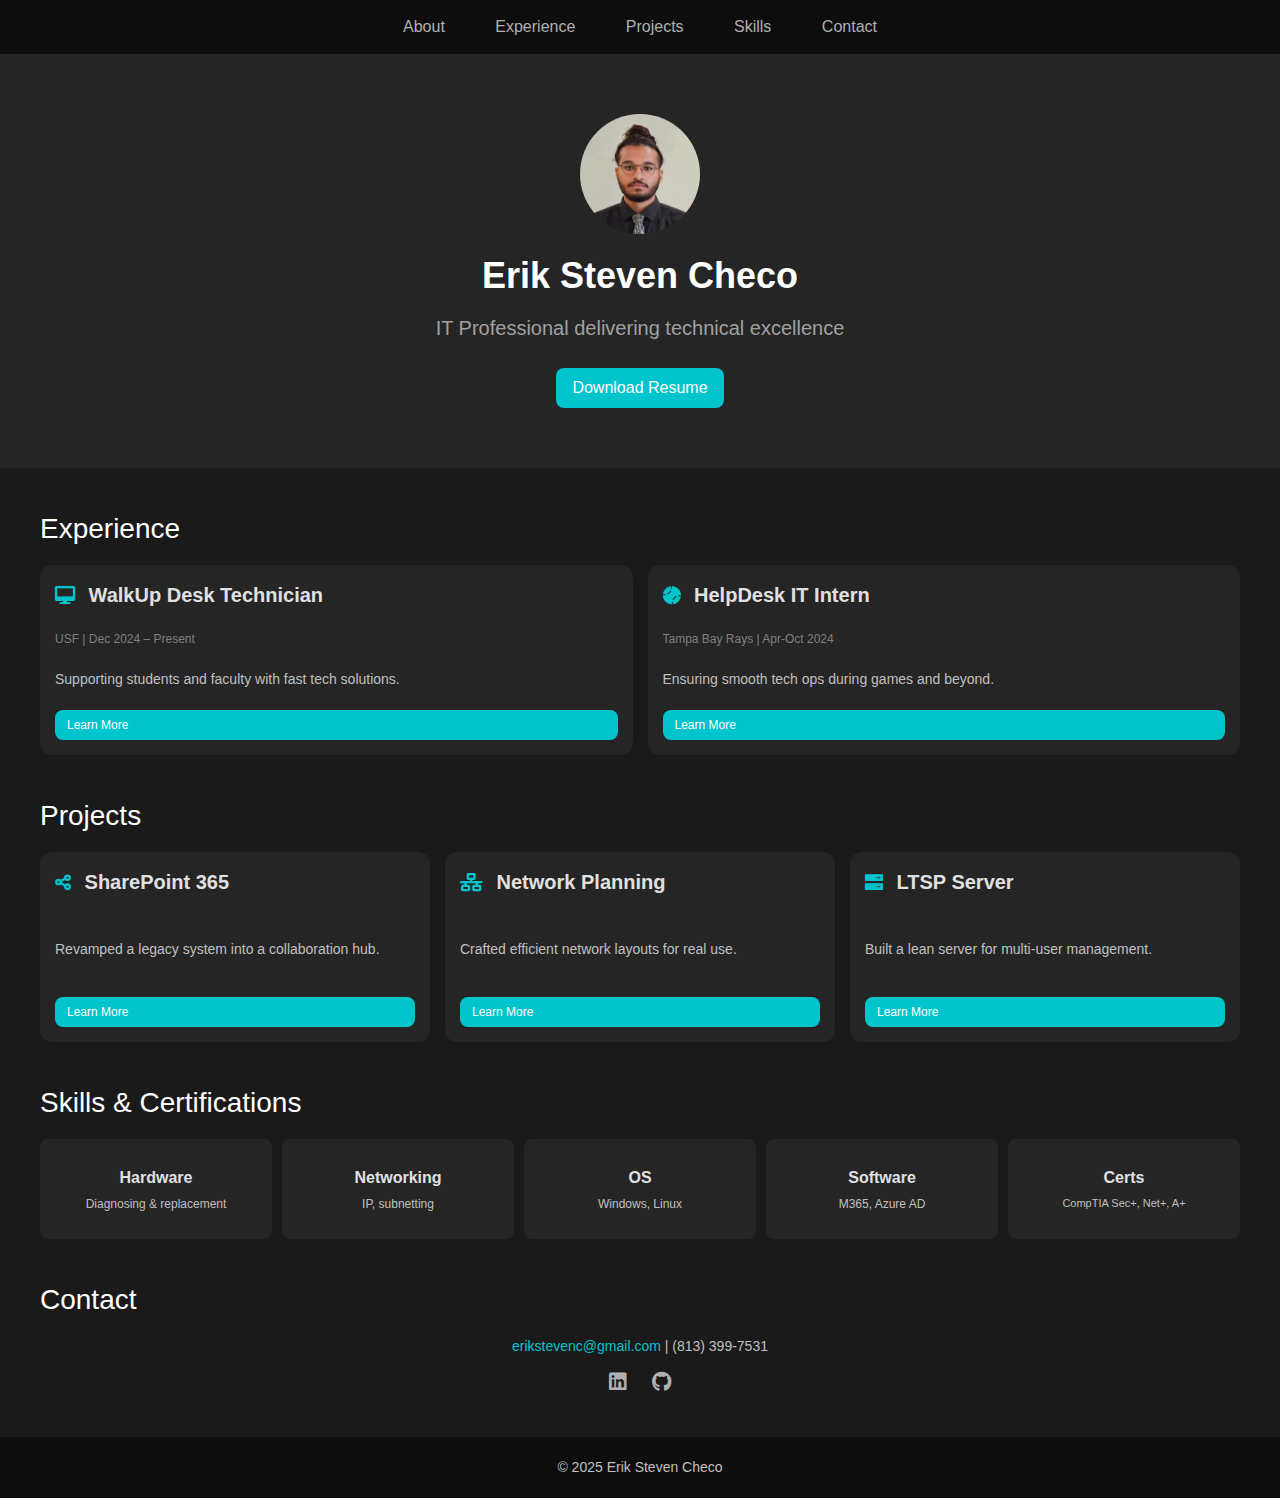
<file: index.html>
<!DOCTYPE html>
<html lang="en">
<head>
    <meta charset="UTF-8">
    <meta name="viewport" content="width=device-width, initial-scale=1.0">
    <title>Erik Steven Checo - IT Professional</title>
    <link rel="stylesheet" href="stevesite.css">
    <link rel="icon" href="favicon.ico" type="image/x-icon">
    <link rel="stylesheet" href="https://cdnjs.cloudflare.com/ajax/libs/font-awesome/6.0.0-beta3/css/all.min.css">
</head>
<body>
    <div class="loader"></div>
    <header>
        <nav>
            <div class="hamburger"><i class="fas fa-bars"></i></div>
            <ul class="nav-links">
                <li><a href="#about">About</a></li>
                <li><a href="#experience">Experience</a></li>
                <li><a href="#projects">Projects</a></li>
                <li><a href="#skills">Skills</a></li>
                <li><a href="#contact">Contact</a></li>
            </ul>
        </nav>
    </header>

    <section id="about" class="hero">
        <img src="erik-photo.jpg" alt="Erik Steven Checo" class="profile-img">
        <h1>Erik Steven Checo</h1>
        <p class="subtitle">IT Professional delivering technical excellence</p>
        <a href="erik-resume.pdf" download class="resume-btn">Download Resume</a>
    </section>

    <main class="content-wrapper">
        <section id="experience">
            <h2>Experience</h2>
            <div class="content-grid">
                <div class="card">
                    <h3><i class="fas fa-desktop"></i> WalkUp Desk Technician</h3>
                    <p class="subtext">USF | Dec 2024 – Present</p>
                    <p>Supporting students and faculty with fast tech solutions.</p>
                    <a href="experience-walkup.html" class="details-link">Learn More</a>
                </div>
                <div class="card">
                    <h3><i class="fas fa-baseball-ball"></i> HelpDesk IT Intern</h3>
                    <p class="subtext">Tampa Bay Rays | Apr-Oct 2024</p>
                    <p>Ensuring smooth tech ops during games and beyond.</p>
                    <a href="experience-rays.html" class="details-link">Learn More</a>
                </div>
            </div>
        </section>

        <section id="projects">
            <h2>Projects</h2>
            <div class="content-grid">
                <div class="card">
                    <h3><i class="fas fa-share-alt"></i> SharePoint 365</h3>
                    <p>Revamped a legacy system into a collaboration hub.</p>
                    <a href="project-sharepoint.html" class="details-link">Learn More</a>
                </div>
                <div class="card">
                    <h3><i class="fas fa-network-wired"></i> Network Planning</h3>
                    <p>Crafted efficient network layouts for real use.</p>
                    <a href="project-network.html" class="details-link">Learn More</a>
                </div>
                <div class="card">
                    <h3><i class="fas fa-server"></i> LTSP Server</h3>
                    <p>Built a lean server for multi-user management.</p>
                    <a href="project-ltsp.html" class="details-link">Learn More</a>
                </div>
            </div>
        </section>

        <section id="skills">
            <h2>Skills & Certifications</h2>
            <div class="skills-grid">
                <div class="skill-card"><strong>Hardware</strong><p>Diagnosing & replacement</p></div>
                <div class="skill-card"><strong>Networking</strong><p>IP, subnetting</p></div>
                <div class="skill-card"><strong>OS</strong><p>Windows, Linux</p></div>
                <div class="skill-card"><strong>Software</strong><p>M365, Azure AD</p></div>
                <div class="skill-card cert"><strong>Certs</strong><p>CompTIA Sec+, Net+, A+</p></div>
            </div>
        </section>

        <section id="contact">
            <h2>Contact</h2>
            <p><a href="mailto:erikstevenc@gmail.com">erikstevenc@gmail.com</a> | (813) 399-7531</p>
            <div class="social-links">
                <a href="https://www.linkedin.com/in/erik-checo-57a110297/" target="_blank"><i class="fab fa-linkedin"></i></a>
                <a href="https://github.com/yourprofile" target="_blank"><i class="fab fa-github"></i></a>
            </div>
        </section>
    </main>

    <footer>
        <p>© 2025 Erik Steven Checo</p>
    </footer>

    <script>
        document.querySelector('.hamburger').addEventListener('click', () => {
            document.querySelector('.nav-links').classList.toggle('active');
        });
        window.addEventListener('load', () => {
            document.querySelector('.loader').style.opacity = '0';
            setTimeout(() => document.querySelector('.loader').style.display = 'none', 500);
        });
    </script>
</body>
</html>
</file>
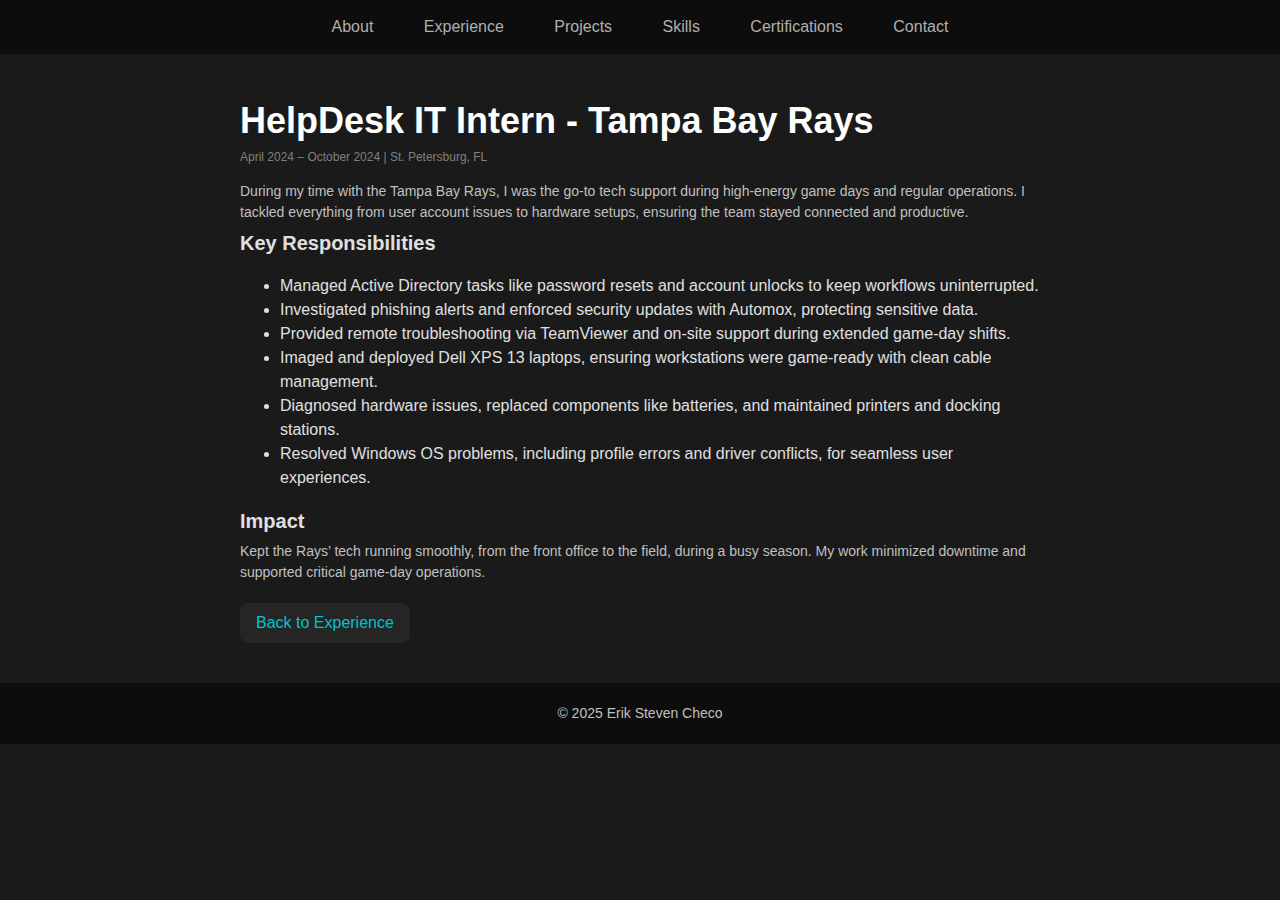
<file: experience-rays.html>
<!DOCTYPE html>
<html lang="en">
<head>
    <meta charset="UTF-8">
    <meta name="viewport" content="width=device-width, initial-scale=1.0">
    <title>HelpDesk IT Intern - Tampa Bay Rays | Erik Steven Checo</title>
    <link rel="stylesheet" href="stevesite.css">
    <link rel="icon" href="favicon.ico" type="image/x-icon">
    <link rel="stylesheet" href="https://cdnjs.cloudflare.com/ajax/libs/font-awesome/6.0.0-beta3/css/all.min.css">
</head>
<body>
    <header>
        <nav>
            <div class="hamburger"><i class="fas fa-bars"></i></div>
            <ul class="nav-links">
                <li><a href="index.html#about">About</a></li>
                <li><a href="index.html#experience">Experience</a></li>
                <li><a href="index.html#projects">Projects</a></li>
                <li><a href="index.html#skills">Skills</a></li>
                <li><a href="index.html#certifications">Certifications</a></li>
                <li><a href="index.html#contact">Contact</a></li>
            </ul>
        </nav>
    </header>

    <section class="detail-page">
        <h1>HelpDesk IT Intern - Tampa Bay Rays</h1>
        <p class="subtext">April 2024 – October 2024 | St. Petersburg, FL</p>
        <div class="content">
            <p>During my time with the Tampa Bay Rays, I was the go-to tech support during high-energy game days and regular operations. I tackled everything from user account issues to hardware setups, ensuring the team stayed connected and productive.</p>
            <h3>Key Responsibilities</h3>
            <ul class="list">
                <li>Managed Active Directory tasks like password resets and account unlocks to keep workflows uninterrupted.</li>
                <li>Investigated phishing alerts and enforced security updates with Automox, protecting sensitive data.</li>
                <li>Provided remote troubleshooting via TeamViewer and on-site support during extended game-day shifts.</li>
                <li>Imaged and deployed Dell XPS 13 laptops, ensuring workstations were game-ready with clean cable management.</li>
                <li>Diagnosed hardware issues, replaced components like batteries, and maintained printers and docking stations.</li>
                <li>Resolved Windows OS problems, including profile errors and driver conflicts, for seamless user experiences.</li>
            </ul>
            <h3>Impact</h3>
            <p>Kept the Rays’ tech running smoothly, from the front office to the field, during a busy season. My work minimized downtime and supported critical game-day operations.</p>
        </div>
        <a href="index.html#experience" class="back-link">Back to Experience</a>
    </section>

    <footer>
        <p>© 2025 Erik Steven Checo</p>
    </footer>

    <script>
        document.querySelector('.hamburger').addEventListener('click', () => {
            document.querySelector('.nav-links').classList.toggle('active');
        });
    </script>
</body>
</html>
</file>
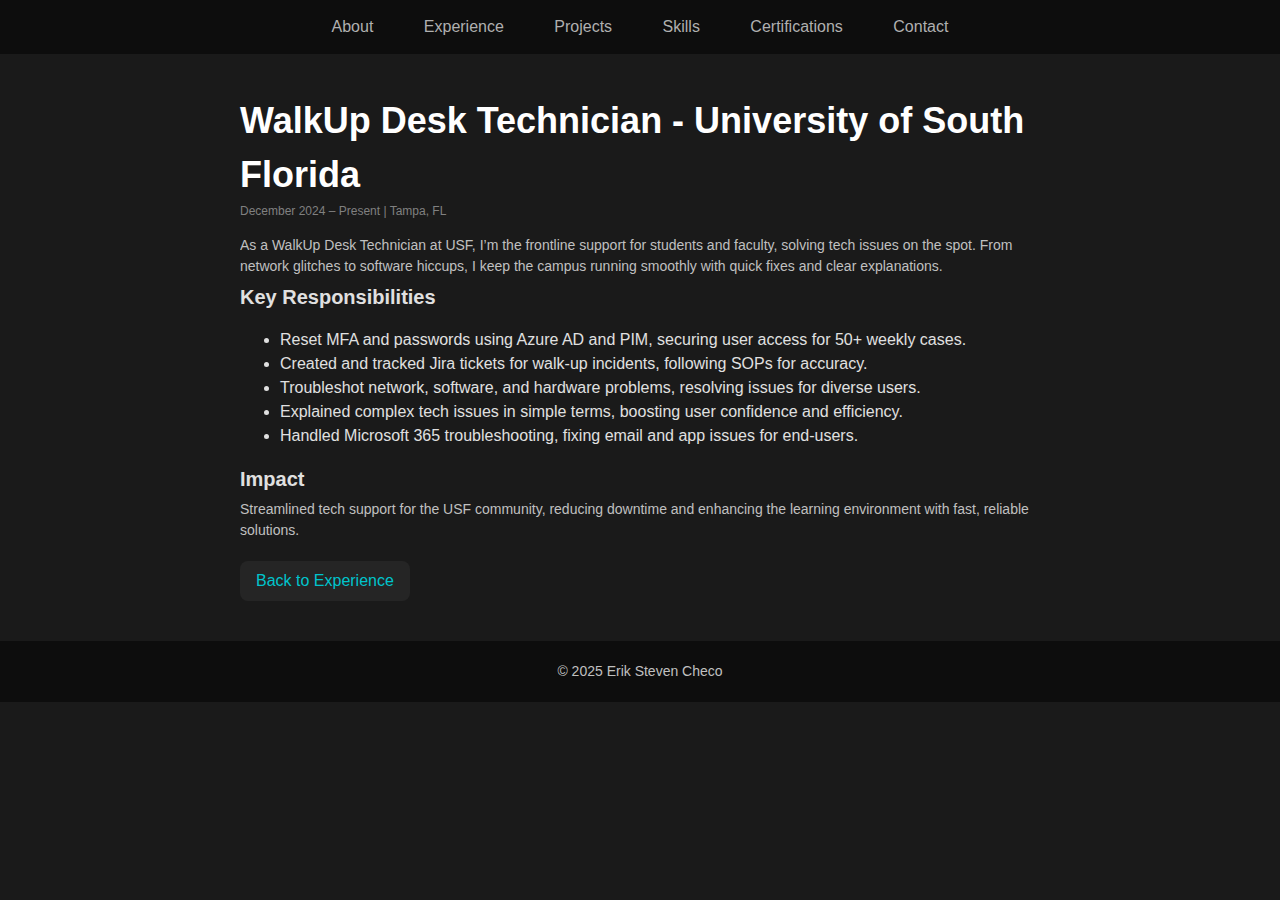
<file: experience-walkup.html>
<!DOCTYPE html>
<html lang="en">
<head>
    <meta charset="UTF-8">
    <meta name="viewport" content="width=device-width, initial-scale=1.0">
    <title>WalkUp Desk Technician - USF | Erik Steven Checo</title>
    <link rel="stylesheet" href="stevesite.css">
    <link rel="icon" href="favicon.ico" type="image/x-icon">
    <link rel="stylesheet" href="https://cdnjs.cloudflare.com/ajax/libs/font-awesome/6.0.0-beta3/css/all.min.css">
</head>
<body>
    <header>
        <nav>
            <div class="hamburger"><i class="fas fa-bars"></i></div>
            <ul class="nav-links">
                <li><a href="index.html#about">About</a></li>
                <li><a href="index.html#experience">Experience</a></li>
                <li><a href="index.html#projects">Projects</a></li>
                <li><a href="index.html#skills">Skills</a></li>
                <li><a href="index.html#certifications">Certifications</a></li>
                <li><a href="index.html#contact">Contact</a></li>
            </ul>
        </nav>
    </header>

    <section class="detail-page">
        <h1>WalkUp Desk Technician - University of South Florida</h1>
        <p class="subtext">December 2024 – Present | Tampa, FL</p>
        <div class="content">
            <p>As a WalkUp Desk Technician at USF, I’m the frontline support for students and faculty, solving tech issues on the spot. From network glitches to software hiccups, I keep the campus running smoothly with quick fixes and clear explanations.</p>
            <h3>Key Responsibilities</h3>
            <ul class="list">
                <li>Reset MFA and passwords using Azure AD and PIM, securing user access for 50+ weekly cases.</li>
                <li>Created and tracked Jira tickets for walk-up incidents, following SOPs for accuracy.</li>
                <li>Troubleshot network, software, and hardware problems, resolving issues for diverse users.</li>
                <li>Explained complex tech issues in simple terms, boosting user confidence and efficiency.</li>
                <li>Handled Microsoft 365 troubleshooting, fixing email and app issues for end-users.</li>
            </ul>
            <h3>Impact</h3>
            <p>Streamlined tech support for the USF community, reducing downtime and enhancing the learning environment with fast, reliable solutions.</p>
        </div>
        <a href="index.html#experience" class="back-link">Back to Experience</a>
    </section>

    <footer>
        <p>© 2025 Erik Steven Checo</p>
    </footer>

    <script>
        document.querySelector('.hamburger').addEventListener('click', () => {
            document.querySelector('.nav-links').classList.toggle('active');
        });
    </script>
</body>
</html>
</file>
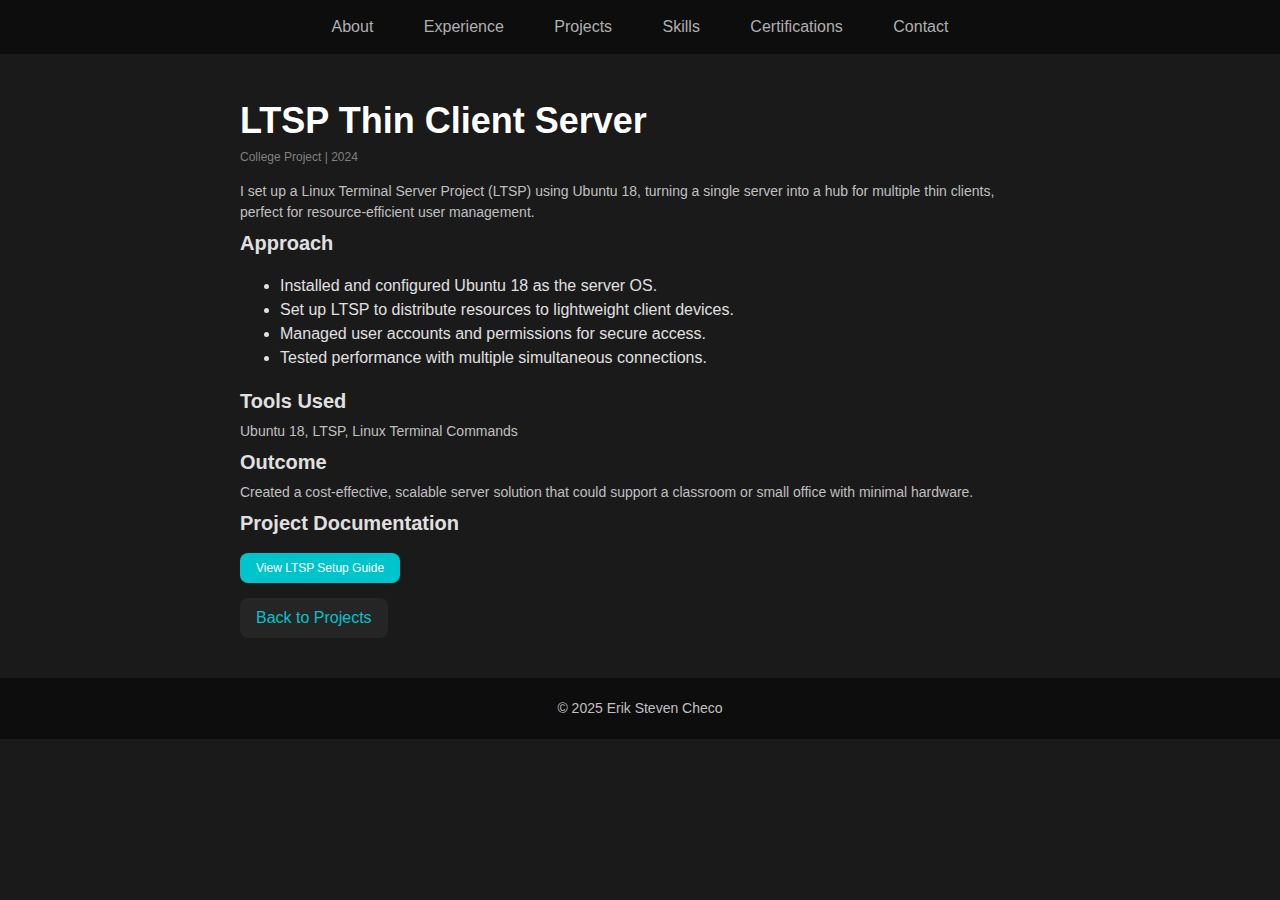
<file: project-ltsp.html>
<!DOCTYPE html>
<html lang="en">
<head>
    <meta charset="UTF-8">
    <meta name="viewport" content="width=device-width, initial-scale=1.0">
    <title>LTSP Thin Client Server | Erik Steven Checo</title>
    <link rel="stylesheet" href="stevesite.css">
    <link rel="icon" href="favicon.ico" type="image/x-icon">
    <link rel="stylesheet" href="https://cdnjs.cloudflare.com/ajax/libs/font-awesome/6.0.0-beta3/css/all.min.css">
</head>
<body>
    <header>
        <nav>
            <div class="hamburger"><i class="fas fa-bars"></i></div>
            <ul class="nav-links">
                <li><a href="index.html#about">About</a></li>
                <li><a href="index.html#experience">Experience</a></li>
                <li><a href="index.html#projects">Projects</a></li>
                <li><a href="index.html#skills">Skills</a></li>
                <li><a href="index.html#certifications">Certifications</a></li>
                <li><a href="index.html#contact">Contact</a></li>
            </ul>
        </nav>
    </header>

    <section class="detail-page">
        <h1>LTSP Thin Client Server</h1>
        <p class="subtext">College Project | 2024</p>
        <div class="content">
            <p>I set up a Linux Terminal Server Project (LTSP) using Ubuntu 18, turning a single server into a hub for multiple thin clients, perfect for resource-efficient user management.</p>
            <h3>Approach</h3>
            <ul class="list">
                <li>Installed and configured Ubuntu 18 as the server OS.</li>
                <li>Set up LTSP to distribute resources to lightweight client devices.</li>
                <li>Managed user accounts and permissions for secure access.</li>
                <li>Tested performance with multiple simultaneous connections.</li>
            </ul>
            <h3>Tools Used</h3>
            <p>Ubuntu 18, LTSP, Linux Terminal Commands</p>
            <h3>Outcome</h3>
            <p>Created a cost-effective, scalable server solution that could support a classroom or small office with minimal hardware.</p>
            <h3>Project Documentation</h3>
            <div class="pdf-buttons">
                <button class="pdf-btn" onclick="togglePDF('ltsp')">View LTSP Setup Guide</button>
            </div>
            <div id="ltsp-pdf" class="pdf-viewer">
                <button class="close-pdf" onclick="togglePDF('ltsp')">Close</button>
                <iframe src="ltsp-guide.pdf" frameborder="0" loading="lazy"></iframe>
            </div>
        </div>
        <a href="index.html#projects" class="back-link">Back to Projects</a>
    </section>

    <footer>
        <p>© 2025 Erik Steven Checo</p>
    </footer>

    <script>
        document.querySelector('.hamburger').addEventListener('click', () => {
            document.querySelector('.nav-links').classList.toggle('active');
        });

        function togglePDF(id) {
            const viewer = document.getElementById(`${id}-pdf`);
            if (viewer.style.display === 'block') {
                viewer.style.display = 'none';
            } else {
                viewer.style.display = 'block';
            }
        }
    </script>
</body>
</html>
</file>
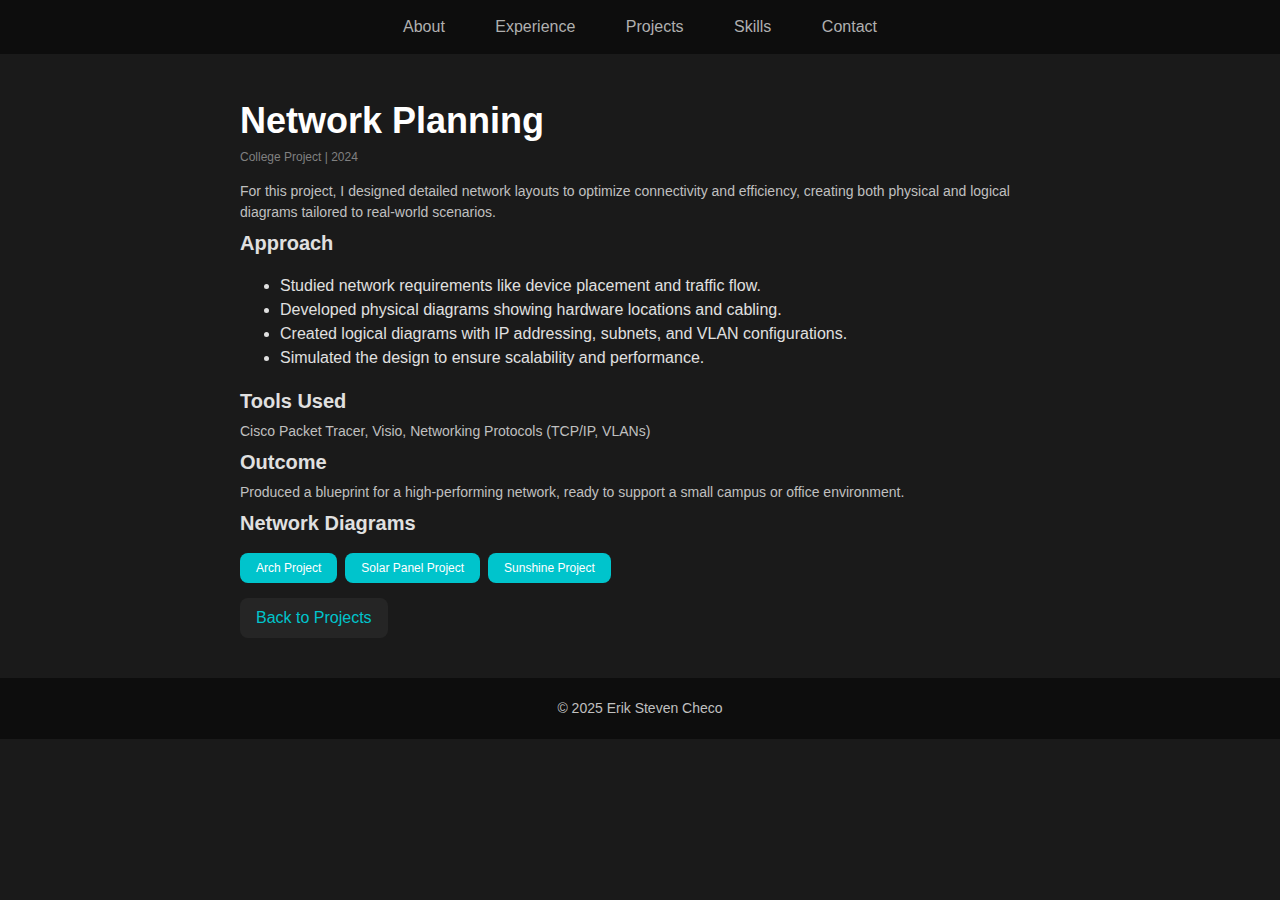
<file: project-network.html>
<!DOCTYPE html>
<html lang="en">
<head>
    <meta charset="UTF-8">
    <meta name="viewport" content="width=device-width, initial-scale=1.0">
    <title>Network Planning | Erik Steven Checo</title>
    <link rel="stylesheet" href="stevesite.css">
    <link rel="icon" href="favicon.ico" type="image/x-icon">
    <link rel="stylesheet" href="https://cdnjs.cloudflare.com/ajax/libs/font-awesome/6.0.0-beta3/css/all.min.css">
</head>
<body>
    <header>
        <nav>
            <div class="hamburger"><i class="fas fa-bars"></i></div>
            <ul class="nav-links">
                <li><a href="index.html#about">About</a></li>
                <li><a href="index.html#experience">Experience</a></li>
                <li><a href="index.html#projects">Projects</a></li>
                <li><a href="index.html#skills">Skills</a></li>
                <li><a href="index.html#contact">Contact</a></li>
            </ul>
        </nav>
    </header>

    <section class="detail-page">
        <h1>Network Planning</h1>
        <p class="subtext">College Project | 2024</p>
        <div class="content">
            <p>For this project, I designed detailed network layouts to optimize connectivity and efficiency, creating both physical and logical diagrams tailored to real-world scenarios.</p>
            <h3>Approach</h3>
            <ul class="list">
                <li>Studied network requirements like device placement and traffic flow.</li>
                <li>Developed physical diagrams showing hardware locations and cabling.</li>
                <li>Created logical diagrams with IP addressing, subnets, and VLAN configurations.</li>
                <li>Simulated the design to ensure scalability and performance.</li>
            </ul>
            <h3>Tools Used</h3>
            <p>Cisco Packet Tracer, Visio, Networking Protocols (TCP/IP, VLANs)</p>
            <h3>Outcome</h3>
            <p>Produced a blueprint for a high-performing network, ready to support a small campus or office environment.</p>
            <h3>Network Diagrams</h3>
            <div class="pdf-buttons">
                <button class="pdf-btn" onclick="togglePDF('arch')">Arch Project</button>
                <button class="pdf-btn" onclick="togglePDF('solar')">Solar Panel Project</button>
                <button class="pdf-btn" onclick="togglePDF('sunshine')">Sunshine Project</button>
            </div>
            <div id="arch-pdf" class="pdf-viewer">
                <button class="close-pdf" onclick="togglePDF('arch')">Close</button>
                <iframe src="Erik_Checo_arch_project_corrected_the_second.pdf" frameborder="0" loading="lazy"></iframe>
            </div>
            <div id="solar-pdf" class="pdf-viewer">
                <button class="close-pdf" onclick="togglePDF('solar')">Close</button>
                <iframe src="Solar Pannel project Erik Checo and Jakub Slavov.pdf" frameborder="0" loading="lazy"></iframe>
            </div>
            <div id="sunshine-pdf" class="pdf-viewer">
                <button class="close-pdf" onclick="togglePDF('sunshine')">Close</button>
                <iframe src="Sunshine_project_erik_check_and_jakub.pdf" frameborder="0" loading="lazy"></iframe>
            </div>
        </div>
        <a href="index.html#projects" class="back-link">Back to Projects</a>
    </section>

    <footer>
        <p>© 2025 Erik Steven Checo</p>
    </footer>

    <script>
        document.querySelector('.hamburger').addEventListener('click', () => {
            document.querySelector('.nav-links').classList.toggle('active');
        });

        function togglePDF(id) {
            const viewer = document.getElementById(`${id}-pdf`);
            if (viewer.style.display === 'block') {
                viewer.style.display = 'none';
            } else {
                document.querySelectorAll('.pdf-viewer').forEach(v => v.style.display = 'none');
                viewer.style.display = 'block';
            }
        }
    </script>
</body>
</html>
</file>
<file: stevesite.css>
html {
    scroll-behavior: smooth;
}

body {
    font-family: -apple-system, BlinkMacSystemFont, "Helvetica Neue", Arial, sans-serif;
    margin: 0;
    padding: 0;
    background: #1a1a1a;
    color: #e0e0e0;
    line-height: 1.5;
}

.loader {
    position: fixed;
    top: 0;
    left: 0;
    width: 100%;
    height: 100%;
    background: #0d0d0d;
    display: flex;
    justify-content: center;
    align-items: center;
    z-index: 100;
    transition: opacity 0.5s;
}

.loader:after {
    content: '';
    width: 30px;
    height: 30px;
    border: 4px solid #00c4cc;
    border-top: 4px solid transparent;
    border-radius: 50%;
    animation: spin 1s linear infinite;
}

@keyframes spin {
    to { transform: rotate(360deg); }
}

header {
    background: #0d0d0d;
    padding: 15px 0;
    position: sticky;
    top: 0;
    z-index: 10;
}

nav {
    max-width: 1200px;
    margin: 0 auto;
    display: flex;
    justify-content: center;
    align-items: center;
}

.hamburger {
    display: none;
    font-size: 24px;
    color: #b0b0b0;
    cursor: pointer;
}

.nav-links {
    list-style: none;
    padding: 0;
    margin: 0;
}

.nav-links li {
    display: inline;
    margin: 0 15px;
}

.nav-links li a {
    color: #b0b0b0;
    text-decoration: none;
    font-size: 16px;
    padding: 8px;
    transition: color 0.3s;
}

.nav-links li a:hover, .nav-links li a.active {
    color: #00c4cc;
    border-bottom: 2px solid #00c4cc;
}

.hero {
    text-align: center;
    padding: 60px 20px;
    background: #252525;
}

.profile-img {
    width: 120px;
    height: 120px;
    border-radius: 50%;
    margin: 0 auto 15px;
    display: block;
    object-fit: cover;
}

h1 {
    font-size: 36px;
    font-weight: 600;
    color: #ffffff;
    margin: 0;
}

.subtitle {
    font-size: 20px;
    color: #a0a0a0;
    margin: 10px 0;
}

.resume-btn {
    display: inline-block;
    padding: 8px 16px;
    background: #00c4cc;
    color: #fff;
    border-radius: 8px;
    margin-top: 15px;
    transition: background 0.3s;
}

.resume-btn:hover {
    background: #00e6f0;
}

.content-wrapper {
    max-width: 1200px;
    margin: 0 auto;
    padding: 20px;
}

section {
    padding: 20px 0;
    animation: fadeIn 1s ease forwards;
}

h2 {
    font-size: 28px;
    font-weight: 500;
    color: #ffffff;
    margin: 0 0 15px;
    text-align: left;
}

h3 {
    font-size: 20px;
    font-weight: 600;
    color: #e0e0e0;
    margin: 0 0 5px;
}

h3 i {
    margin-right: 8px;
    color: #00c4cc;
    font-size: 18px;
}

.content-grid {
    display: grid;
    grid-template-columns: repeat(auto-fit, minmax(250px, 1fr));
    gap: 15px;
}

.card {
    background: #252525;
    padding: 15px;
    border-radius: 12px;
    height: 160px; /* Fixed height for consistency */
    display: flex;
    flex-direction: column;
    justify-content: space-between;
    transition: transform 0.3s, box-shadow 0.3s;
}

.card:hover {
    transform: translateY(-3px);
    box-shadow: 0 8px 16px rgba(0, 0, 0, 0.5);
}

.subtext {
    font-size: 12px;
    color: #808080;
    margin: 0;
}

p {
    font-size: 14px;
    color: #c0c0c0;
    margin: 5px 0;
    overflow: hidden;
    text-overflow: ellipsis;
    display: -webkit-box;
    -webkit-line-clamp: 2;
    -webkit-box-orient: vertical;
}

.details-link {
    display: inline-block;
    padding: 6px 12px;
    background: #00c4cc;
    color: #fff;
    border-radius: 8px;
    font-size: 12px;
    transition: background 0.3s;
}

.details-link:hover {
    background: #00e6f0;
}

.skills-grid {
    display: grid;
    grid-template-columns: repeat(auto-fit, minmax(150px, 1fr));
    gap: 10px;
}

.skill-card {
    background: #252525;
    padding: 10px;
    border-radius: 8px;
    height: 80px; /* Fixed height for skills */
    display: flex;
    flex-direction: column;
    justify-content: center;
    text-align: center;
}

.skill-card strong {
    font-size: 16px;
    color: #e0e0e0;
}

.skill-card p {
    font-size: 12px;
    margin: 5px 0 0;
    -webkit-line-clamp: 1; /* Limit to one line */
}

.cert p {
    font-size: 11px;
}

#contact {
    text-align: center;
    padding: 20px 0;
}

.social-links {
    margin-top: 10px;
}

.social-links a {
    margin: 0 10px;
    font-size: 20px;
    color: #b0b0b0;
}

.social-links a:hover {
    color: #00c4cc;
}

footer {
    text-align: center;
    padding: 15px;
    background: #0d0d0d;
    color: #808080;
    font-size: 12px;
}

a {
    color: #00c4cc;
    text-decoration: none;
    transition: color 0.3s;
}

a:hover {
    color: #00e6f0;
}

@media (max-width: 768px) {
    .hamburger { display: block; }
    .nav-links {
        display: none;
        position: absolute;
        top: 50px;
        left: 0;
        width: 100%;
        background: #0d0d0d;
        padding: 15px 0;
    }
    .nav-links.active { display: block; }
    .nav-links li { display: block; margin: 10px 0; }
    h1 { font-size: 28px; }
    .subtitle { font-size: 16px; }
    .content-grid, .skills-grid { grid-template-columns: 1fr; }
}

/* Existing PDF and detail page styles */
.pdf-buttons {
    margin-top: 15px;
    display: flex;
    gap: 8px;
    flex-wrap: wrap;
}

.pdf-btn {
    padding: 8px 16px;
    background: #00c4cc;
    color: #fff;
    border: none;
    border-radius: 8px;
    font-size: 12px;
    cursor: pointer;
    transition: background 0.3s;
}

.pdf-btn:hover {
    background: #00e6f0;
}

.pdf-viewer {
    display: none;
    margin-top: 15px;
    position: relative;
}

.pdf-viewer iframe {
    width: 100%;
    height: 500px;
    background: #fff;
    border-radius: 8px;
}

.close-pdf {
    position: absolute;
    top: 8px;
    right: 8px;
    padding: 4px 8px;
    background: #252525;
    color: #00c4cc;
    border: none;
    border-radius: 8px;
    cursor: pointer;
    transition: background 0.3s;
}

.close-pdf:hover {
    background: #333;
}

.detail-page {
    padding: 40px 20px;
    max-width: 800px;
    margin: 0 auto;
    animation: fadeIn 1s ease forwards;
}

.detail-page .content {
    margin-top: 15px;
}

.back-link {
    display: inline-block;
    margin-top: 15px;
    padding: 8px 16px;
    background: #252525;
    color: #00c4cc;
    border-radius: 8px;
    transition: background 0.3s;
}

.back-link:hover {
    background: #333;
}

@keyframes fadeIn {
    to { opacity: 1; }
}
</file>
